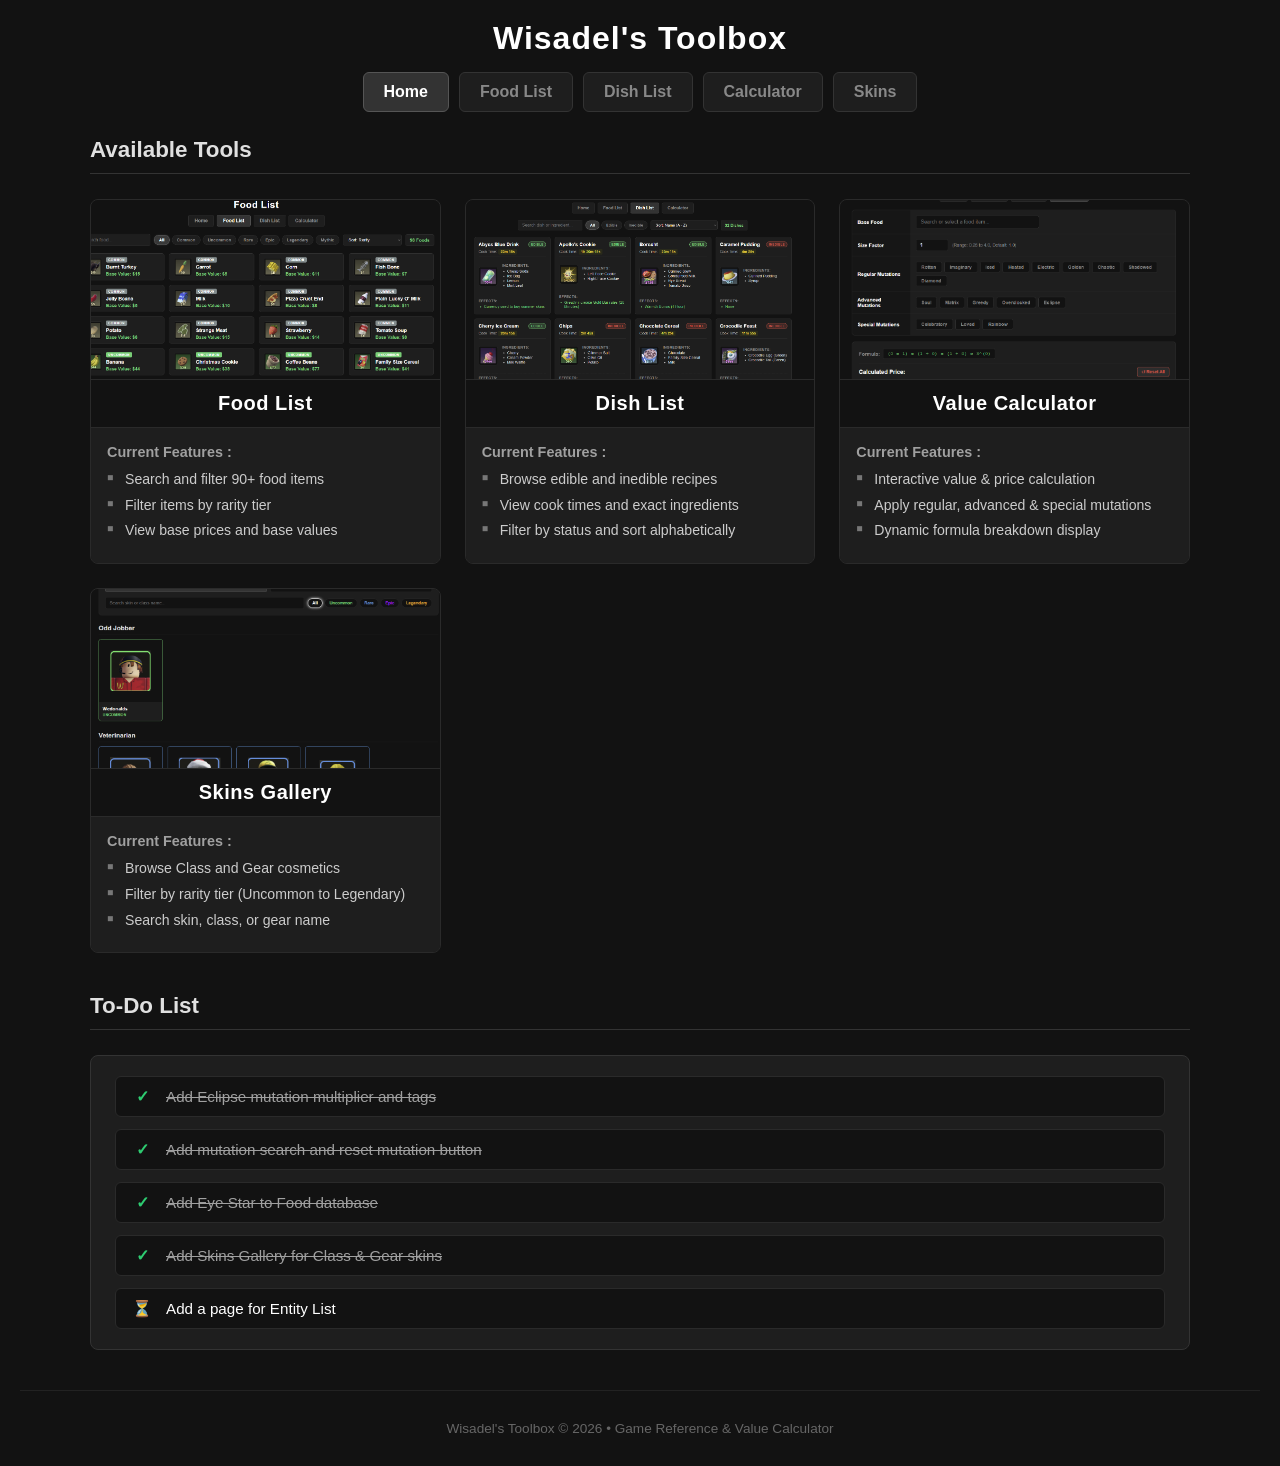
<file: index.html>
<!DOCTYPE html>
<html lang="en">
<head>
  <meta charset="UTF-8">
  <meta name="viewport" content="width=device-width, initial-scale=1.0">
  <title>Deadly Delivery Tools - Home</title>
  <link rel="icon" type="image/x-icon" href="./favicon.ico">
  <link rel="stylesheet" href="./css/home.css">
</head>
<body>

  <header>
    <h1>Wisadel's Toolbox</h1>
    <nav class="tab-nav">
      <a href="./" class="tab-btn active">Home</a>
      <a href="./foods/" class="tab-btn">Food List</a>
      <a href="./dishes/" class="tab-btn">Dish List</a>
      <a href="./calculator/" class="tab-btn">Calculator</a>
      <a href="./skins/" class="tab-btn">Skins</a>
    </nav>
  </header>

  <main class="home-container">
    <section class="section-title">
      <h2>Available Tools</h2>
    </section>

    <div class="tools-grid">

      <a href="./foods/" class="tool-card">
        <div class="card-media">
          <img src="./images/foods-preview.png" alt="Food List Preview" onerror="this.onerror=null; this.src='https://via.placeholder.com/600x300/1e1e1e/888888?text=Food+List+Preview';" />
        </div>
        <div class="card-header">
          <h3>Food List</h3>
        </div>
        <div class="card-body">
          <p class="features-label">Current Features :</p>
          <ul class="features-list">
            <li>Search and filter 90+ food items</li>
            <li>Filter items by rarity tier</li>
            <li>View base prices and base values</li>
          </ul>
        </div>
      </a>

      <a href="./dishes/" class="tool-card">
        <div class="card-media">
          <img src="./images/dishes-preview.png" alt="Dish List Preview" onerror="this.onerror=null; this.src='https://via.placeholder.com/600x300/1e1e1e/888888?text=Dish+List+Preview';" />
        </div>
        <div class="card-header">
          <h3>Dish List</h3>
        </div>
        <div class="card-body">
          <p class="features-label">Current Features :</p>
          <ul class="features-list">
            <li>Browse edible and inedible recipes</li>
            <li>View cook times and exact ingredients</li>
            <li>Filter by status and sort alphabetically</li>
          </ul>
        </div>
      </a>

      <a href="./calculator/" class="tool-card">
        <div class="card-media">
          <img src="./images/calculator-preview.png" alt="Calculator Preview" onerror="this.onerror=null; this.src='https://via.placeholder.com/600x300/1e1e1e/888888?text=Value+Calculator+Preview';" />
        </div>
        <div class="card-header">
          <h3>Value Calculator</h3>
        </div>
        <div class="card-body">
          <p class="features-label">Current Features :</p>
          <ul class="features-list">
            <li>Interactive value & price calculation</li>
            <li>Apply regular, advanced & special mutations</li>
            <li>Dynamic formula breakdown display</li>
          </ul>
        </div>
      </a>

      <!-- Skins Gallery Tool Card -->
      <a href="./skins/" class="tool-card">
        <div class="card-media">
          <img src="./images/skins-preview.png" alt="Skins Gallery Preview" onerror="this.onerror=null; this.src='https://via.placeholder.com/600x300/1e1e1e/888888?text=Skins+Gallery+Preview';" />
        </div>
        <div class="card-header">
          <h3>Skins Gallery</h3>
        </div>
        <div class="card-body">
          <p class="features-label">Current Features :</p>
          <ul class="features-list">
            <li>Browse Class and Gear cosmetics</li>
            <li>Filter by rarity tier (Uncommon to Legendary)</li>
            <li>Search skin, class, or gear name</li>
          </ul>
        </div>
      </a>

    </div>

    <section class="todo-section">
      <div class="section-title">
        <h2>To-Do List</h2>
      </div>

      <div class="todo-card">
        <ul class="todo-list">
          <li class="status-done">
            <span class="todo-icon">✓</span>
            <span class="todo-text">Add Eclipse mutation multiplier and tags</span>
          </li>
          <li class="status-done">
            <span class="todo-icon">✓</span>
            <span class="todo-text">Add mutation search and reset mutation button</span>
          </li>
          <li class="status-done">
            <span class="todo-icon">✓</span>
            <span class="todo-text">Add Eye Star to Food database</span>
          </li>
          <li class="status-done">
            <span class="todo-icon">✓</span>
            <span class="todo-text">Add Skins Gallery for Class & Gear skins</span>
          </li>
          <li class="status-pending">
            <span class="todo-icon">⏳</span>
            <span class="todo-text">Add a page for Entity List</span>
          </li>
        </ul>
      </div>
    </section>

  </main>

  <footer>
    <p>Wisadel's Toolbox &copy; 2026 • Game Reference & Value Calculator</p>
  </footer>

</body>
</html>
</file>
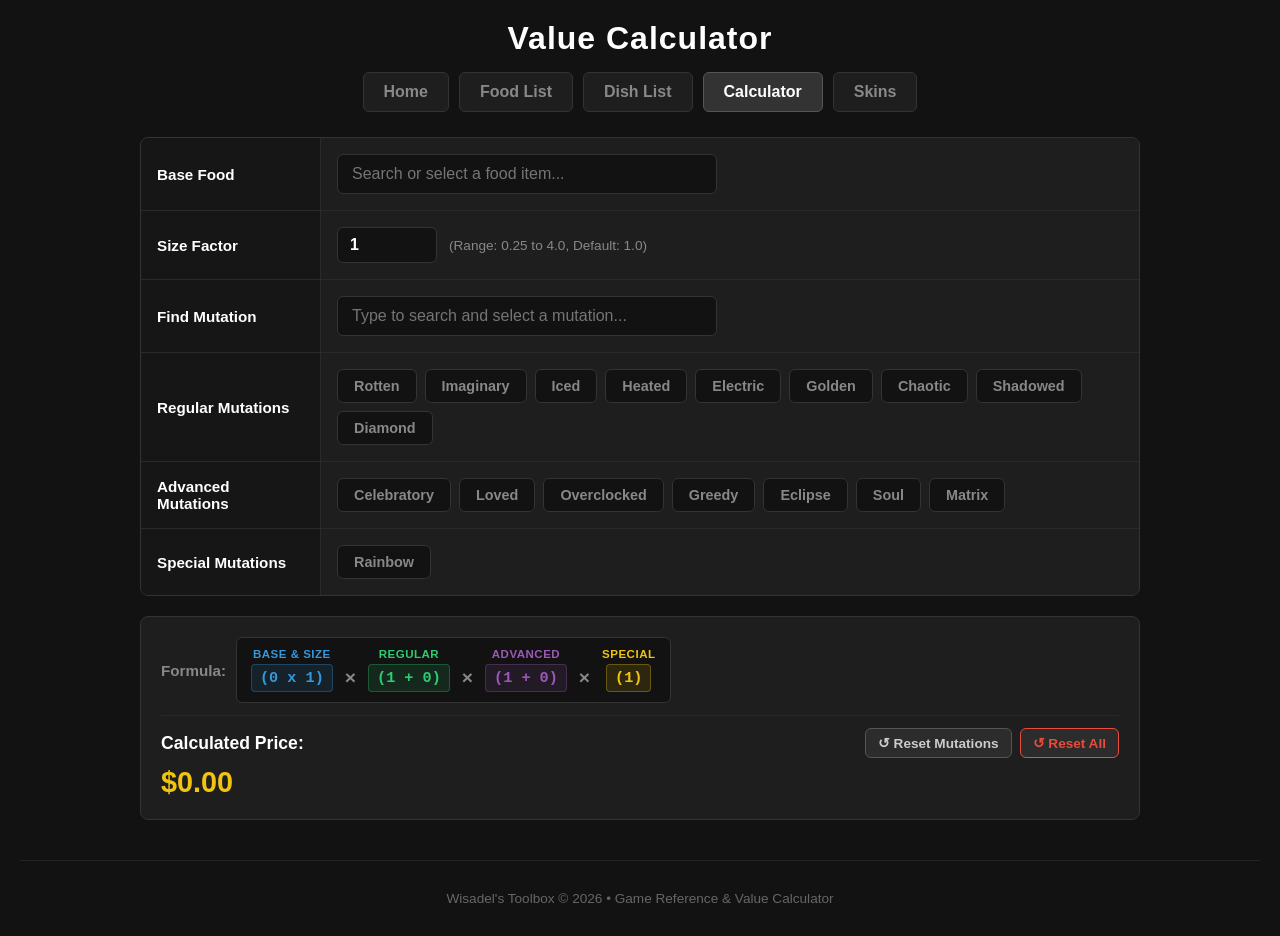
<file: calculator/index.html>
<!DOCTYPE html>
<html lang="en">
<head>
  <meta charset="UTF-8">
  <meta name="viewport" content="width=device-width, initial-scale=1.0">
  <title>Calculator</title>
  <link rel="icon" type="image/x-icon" href="../favicon.ico">
  <link rel="stylesheet" href="../css/calculator.css">
</head>
<body>

  <header>
    <h1>Value Calculator</h1>
    <nav class="tab-nav">
      <a href="../" class="tab-btn">Home</a>
      <a href="../foods/" class="tab-btn">Food List</a>
      <a href="../dishes/" class="tab-btn">Dish List</a>
      <a href="./" class="tab-btn active">Calculator</a>
      <a href="../skins/" class="tab-btn">Skins</a>
    </nav>
  </header>

  <main class="calculator-container">

    <div class="calc-table">

      <!-- Base Food Search -->
      <div class="calc-row">
        <div class="row-label">Base Food</div>
        <div class="row-content">
          <div class="search-select-wrapper">
            <input 
              type="text" 
              id="foodSearchInput" 
              placeholder="Search or select a food item..." 
              autocomplete="off" 
            />
            <button 
              type="button" 
              id="clearFoodSearchBtn" 
              class="clear-search-btn" 
              style="display: none;"
            >&times;</button>
            <div id="selectedFoodBadge" class="selected-badge hidden">
              <span id="selectedFoodName">None</span> 
              <span id="selectedFoodPrice" class="base-price-tag">($0)</span>
              <button id="clearFoodBtn" class="btn-clear-badge">&times;</button>
            </div>
            <div id="foodDropdown" class="dropdown-list hidden"></div>
          </div>
        </div>
      </div>

      <!-- Size Factor -->
      <div class="calc-row">
        <div class="row-label">Size Factor</div>
        <div class="row-content">
          <input 
            type="number" 
            id="sizeInput" 
            value="1" 
            min="0.25" 
            max="4" 
            step="0.01" 
            class="number-input"
          />
          <span class="field-hint">(Range: 0.25 to 4.0, Default: 1.0)</span>
        </div>
      </div>

      <!-- Mutation Search / Quick Select -->
      <div class="calc-row">
        <div class="row-label">Find Mutation</div>
        <div class="row-content">
          <div class="search-select-wrapper">
            <input 
              type="text" 
              id="mutationSearchInput" 
              placeholder="Type to search and select a mutation..." 
              autocomplete="off" 
            />
            <button 
              type="button" 
              id="clearMutationSearchBtn" 
              class="clear-search-btn" 
              style="display: none;"
            >&times;</button>
            <div id="mutationDropdown" class="dropdown-list hidden"></div>
          </div>
        </div>
      </div>

      <!-- Regular Mutations -->
      <div class="calc-row">
        <div class="row-label">Regular Mutations</div>
        <div class="row-content">
          <div id="regularMutationsContainer" class="tag-group"></div>
        </div>
      </div>

      <!-- Advanced Mutations -->
      <div class="calc-row">
        <div class="row-label">Advanced Mutations</div>
        <div class="row-content">
          <div id="advancedMutationsContainer" class="tag-group"></div>
        </div>
      </div>

      <!-- Special Mutations -->
      <div class="calc-row">
        <div class="row-label">Special Mutations</div>
        <div class="row-content">
          <div id="specialMutationsContainer" class="tag-group"></div>
        </div>
      </div>

    </div>

    <!-- Output & Results Section -->
    <div class="output-section">
      <div class="formula-display">
        <span class="formula-label">Formula:</span>
        <code id="formulaBreakdown">(Base x Size) x (1 + Reg) x (1 + Adv) x (Spec1 x Spec2 x ...)</code>
      </div>
      <div class="result-display">
        <div class="result-header">
          <span class="result-label">Calculated Price:</span>
          <div class="reset-actions">
            <button id="resetMutationsBtn" type="button" class="btn-reset">↺ Reset Mutations</button>
            <button id="resetAllBtn" type="button" class="btn-reset btn-reset-danger">↺ Reset All</button>
          </div>
        </div>
        <span id="finalPriceOutput" class="price-value">$0.00</span>
      </div>
    </div>

  </main>

  <footer>
    <p>Wisadel's Toolbox &copy; 2026 • Game Reference & Value Calculator</p>
  </footer>

  <script src="../js/calculator.js"></script>
</body>
</html>
</file>
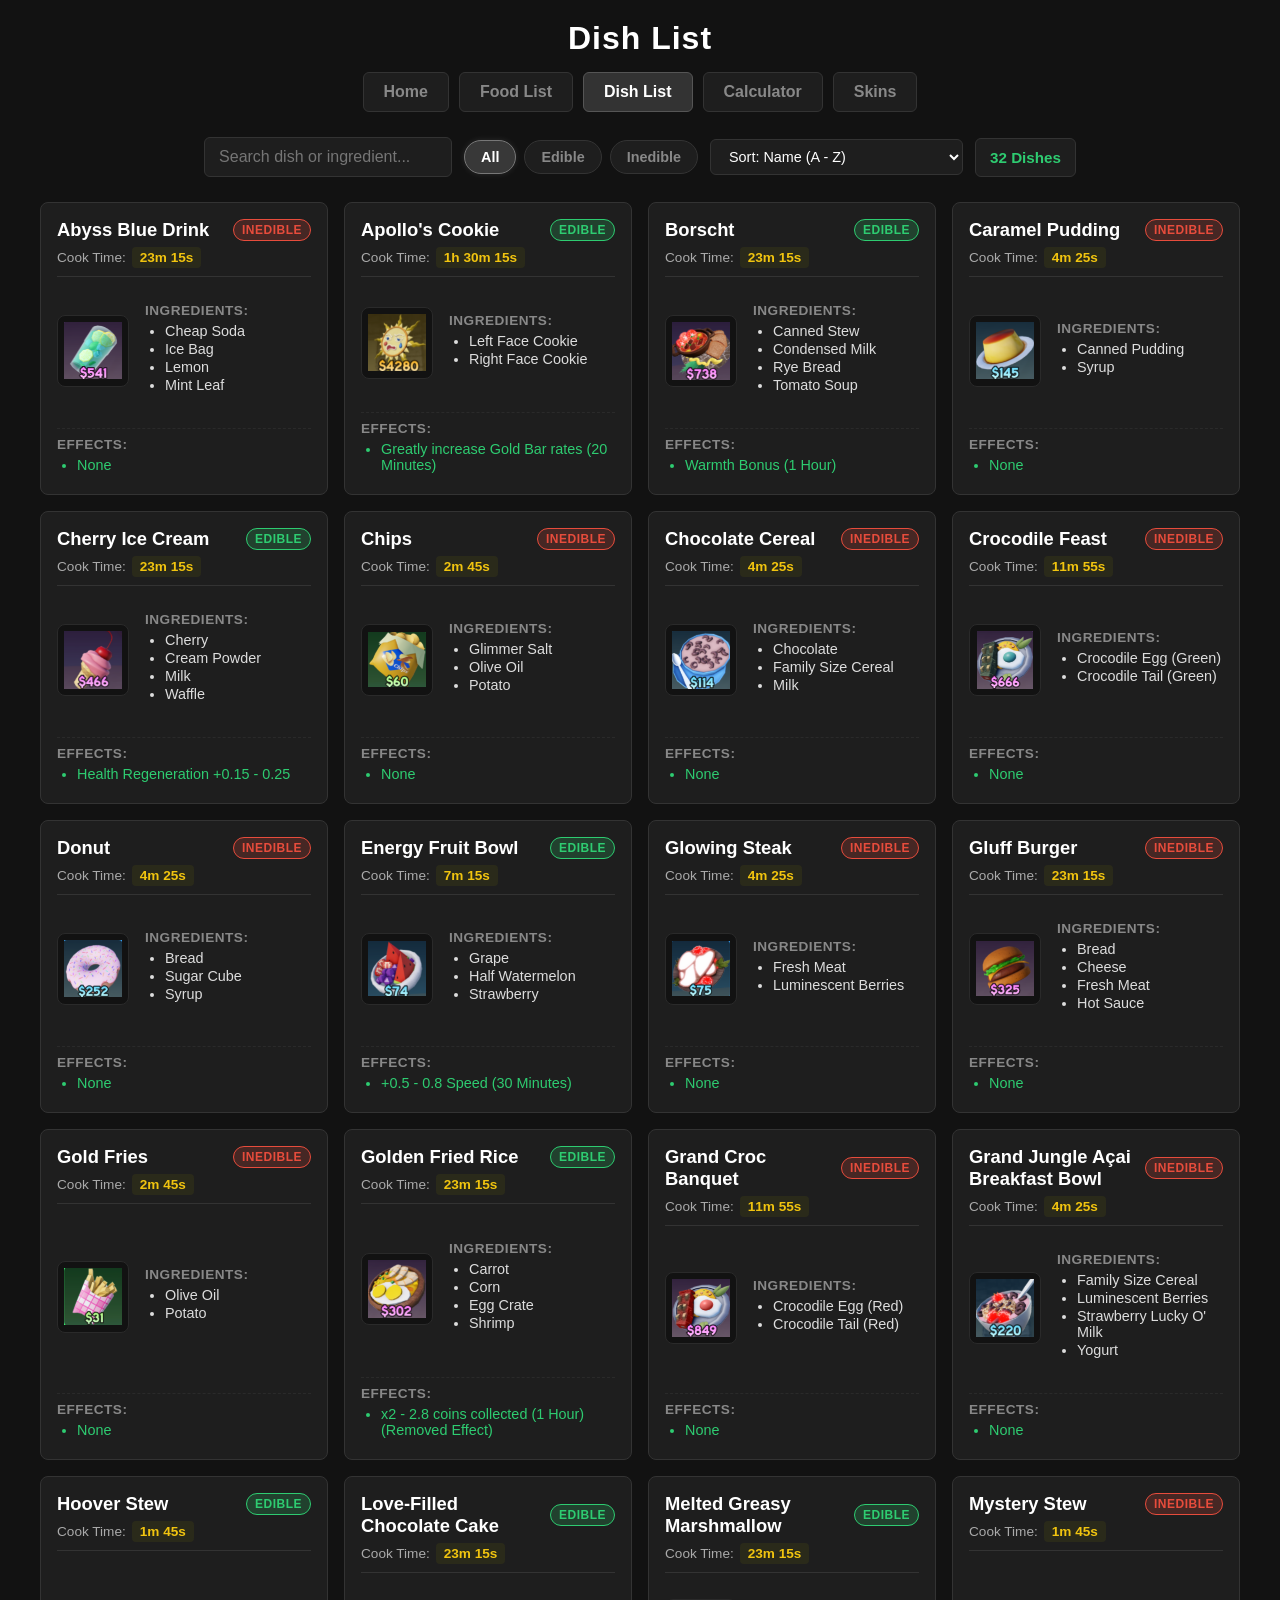
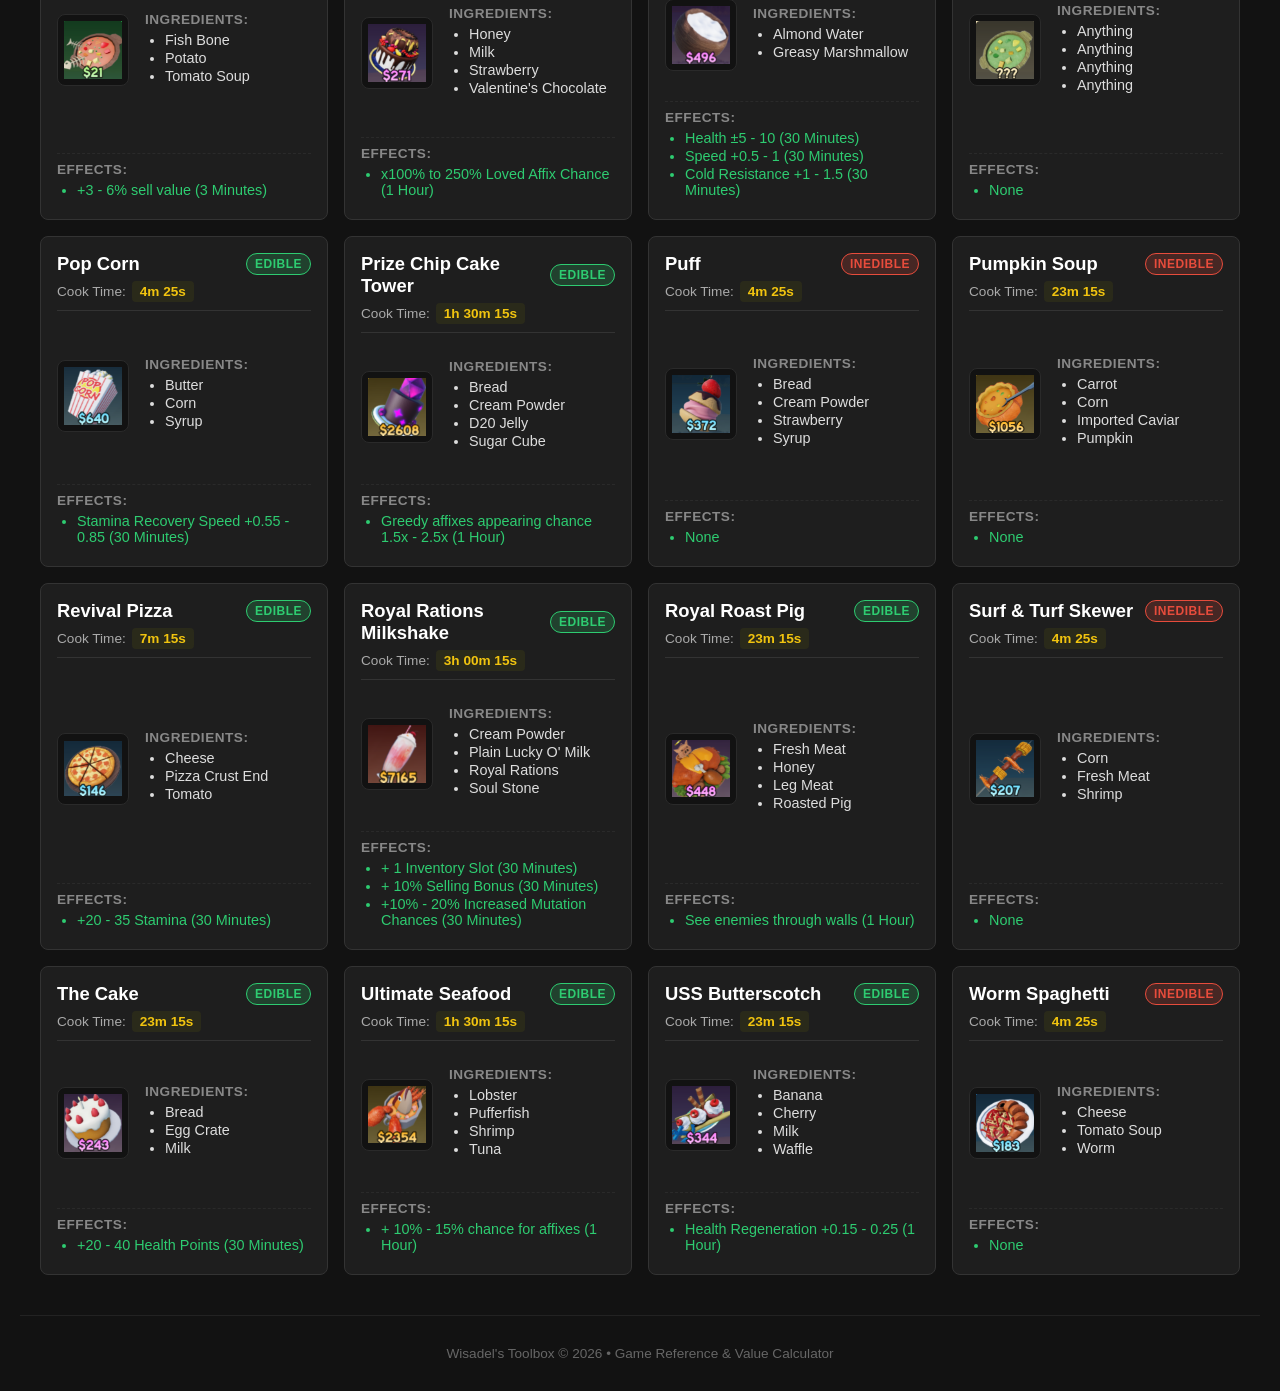
<file: dishes/index.html>
<!DOCTYPE html>
<html lang="en">
<head>
  <meta charset="UTF-8">
  <meta name="viewport" content="width=device-width, initial-scale=1.0">
  <title>Dish List</title>
  <link rel="icon" type="image/x-icon" href="../favicon.ico">
  <link rel="stylesheet" href="../css/foods.css" />
  <link rel="stylesheet" href="../css/dishes.css" />
</head>
<body>

  <header>
    <h1>Dish List</h1>
    <nav class="tab-nav">
      <a href="../" class="tab-btn">Home</a>
      <a href="../foods/" class="tab-btn">Food List</a>
      <a href="./" class="tab-btn active">Dish List</a>
      <a href="../calculator/" class="tab-btn">Calculator</a>
      <a href="../skins/" class="tab-btn">Skins</a>
    </nav>
  </header>

  <main>
    <div class="controls">
    <div class="search-wrapper">
        <input type="text" id="searchInput" placeholder="Search dish or ingredient..." />
        <button id="clearSearchBtn" class="clear-btn" title="Clear Search">✕</button>
    </div>

    <div id="edibleFilterContainer" class="filter-buttons">
        <button class="filter-btn active" data-edible="All">All</button>
        <button class="filter-btn" data-edible="Edible">Edible</button>
        <button class="filter-btn" data-edible="Inedible">Inedible</button>
    </div>

    <select id="sortOption">
      <option value="nameAsc">Sort: Name (A - Z)</option>
      <option value="nameDesc">Sort: Name (Z - A)</option>
      <option value="timeAsc">Sort: Cook Time (Shortest First)</option>
      <option value="timeDesc">Sort: Cook Time (Longest First)</option>
    </select>

    <span id="itemCount" class="item-count">0 Dishes</span>
    </div>

    <div id="dishGrid" class="grid"></div>
  </main>

  <footer>
    <p>Wisadel's Toolbox &copy; 2026 • Game Reference & Value Calculator</p>
  </footer>
  
  <script src="../js/dishes.js"></script>
</body>
</html>
</file>
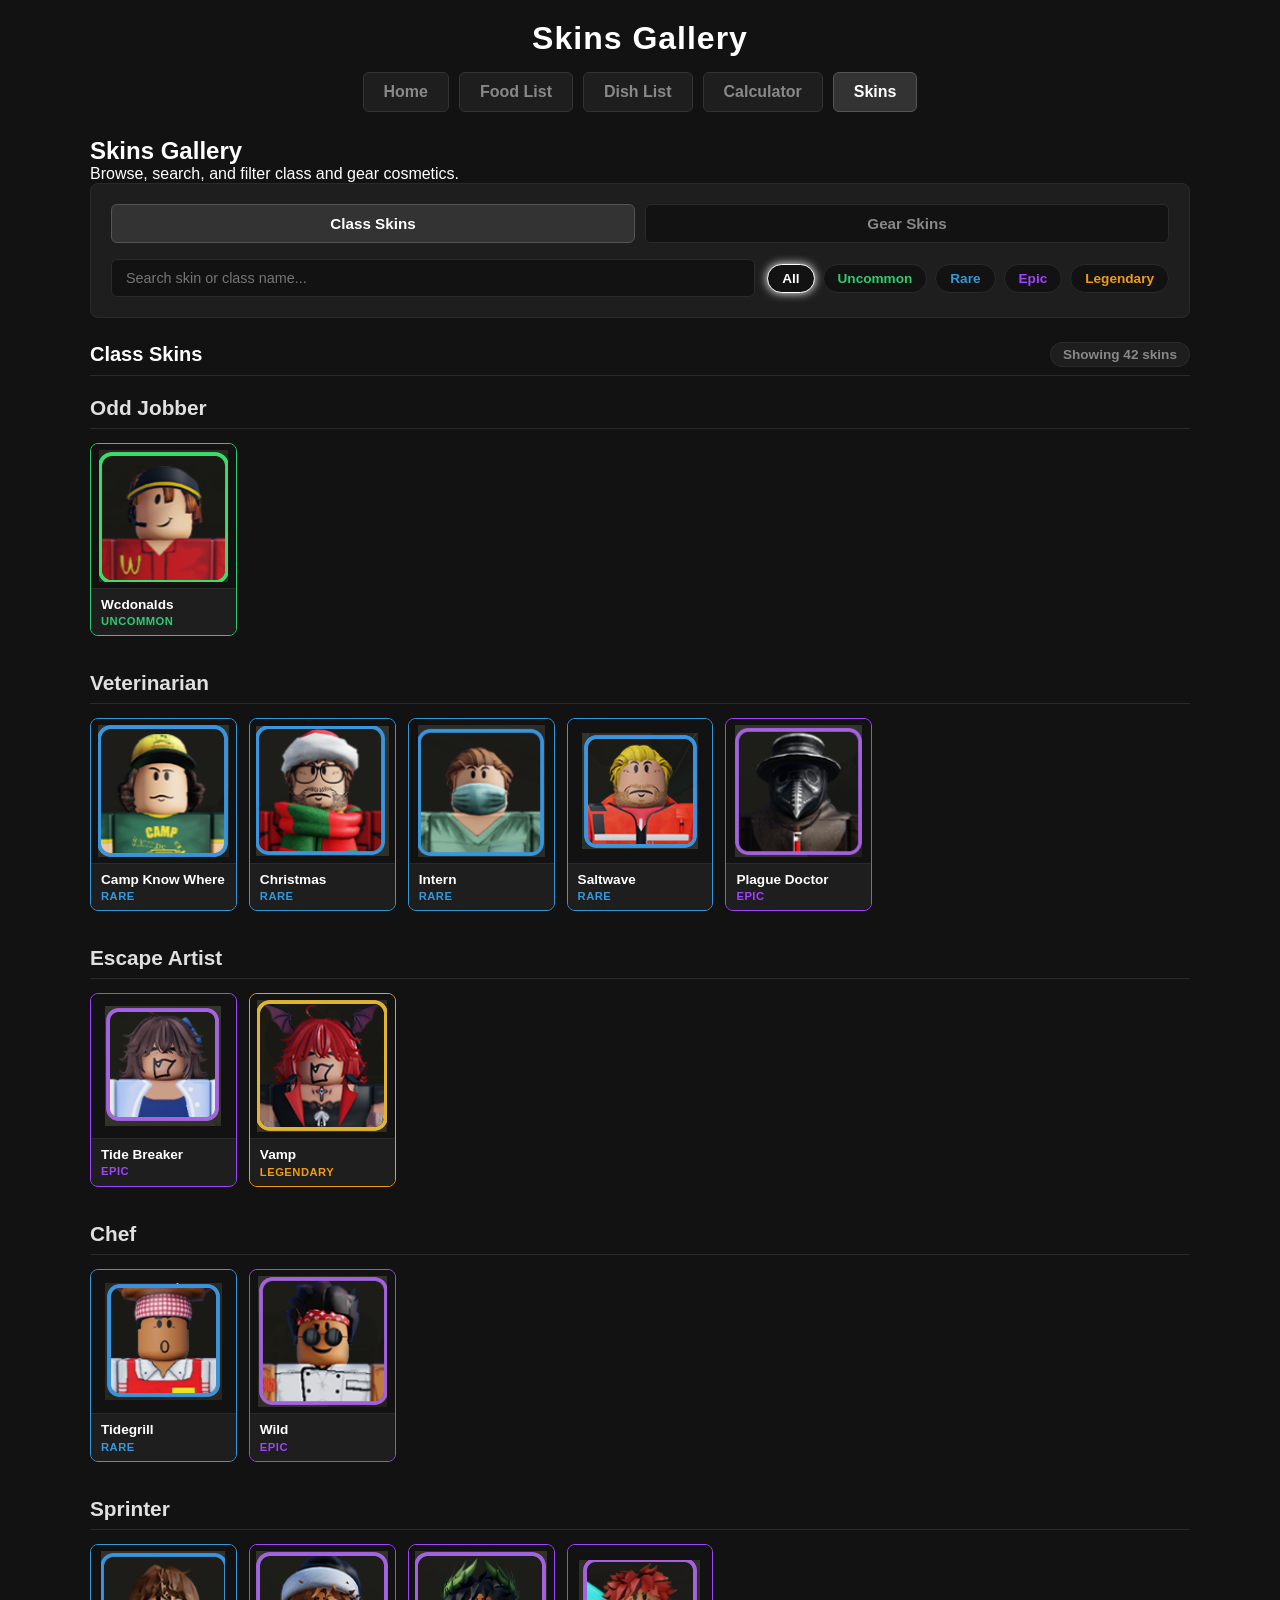
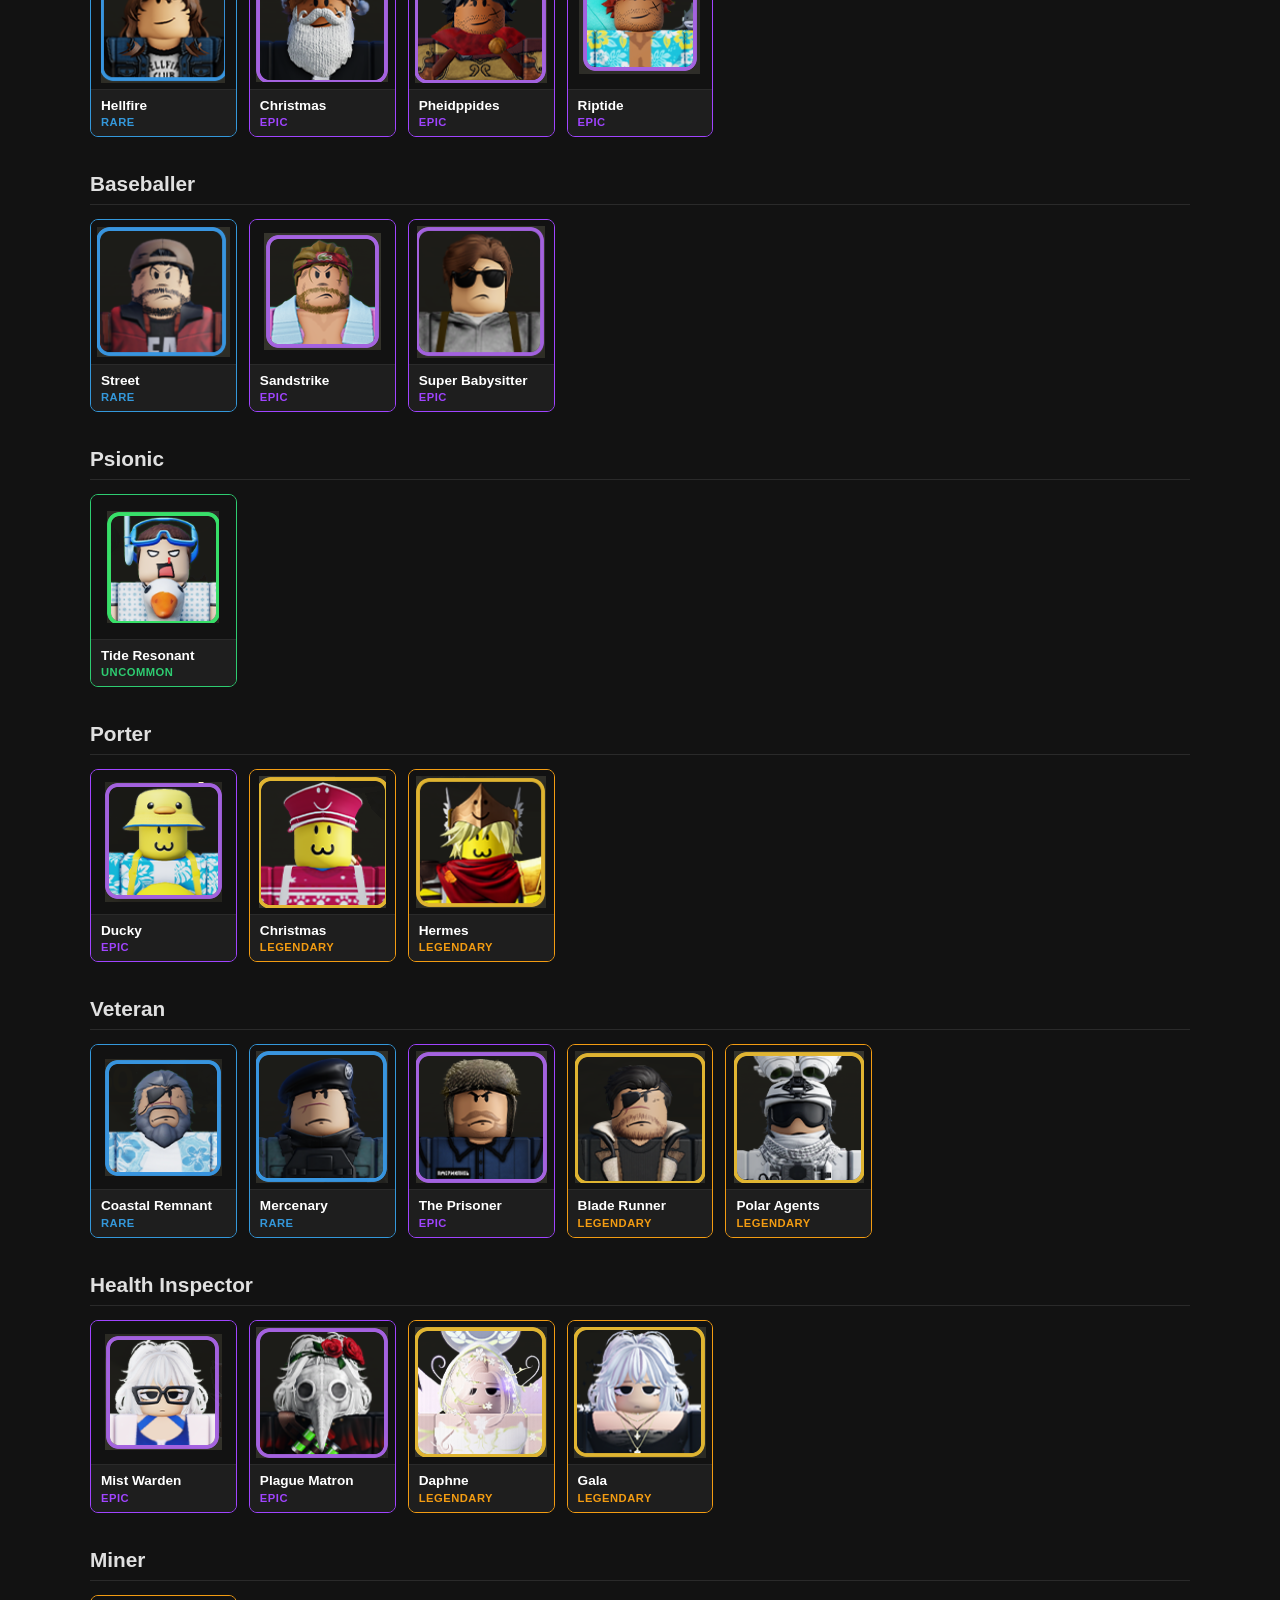
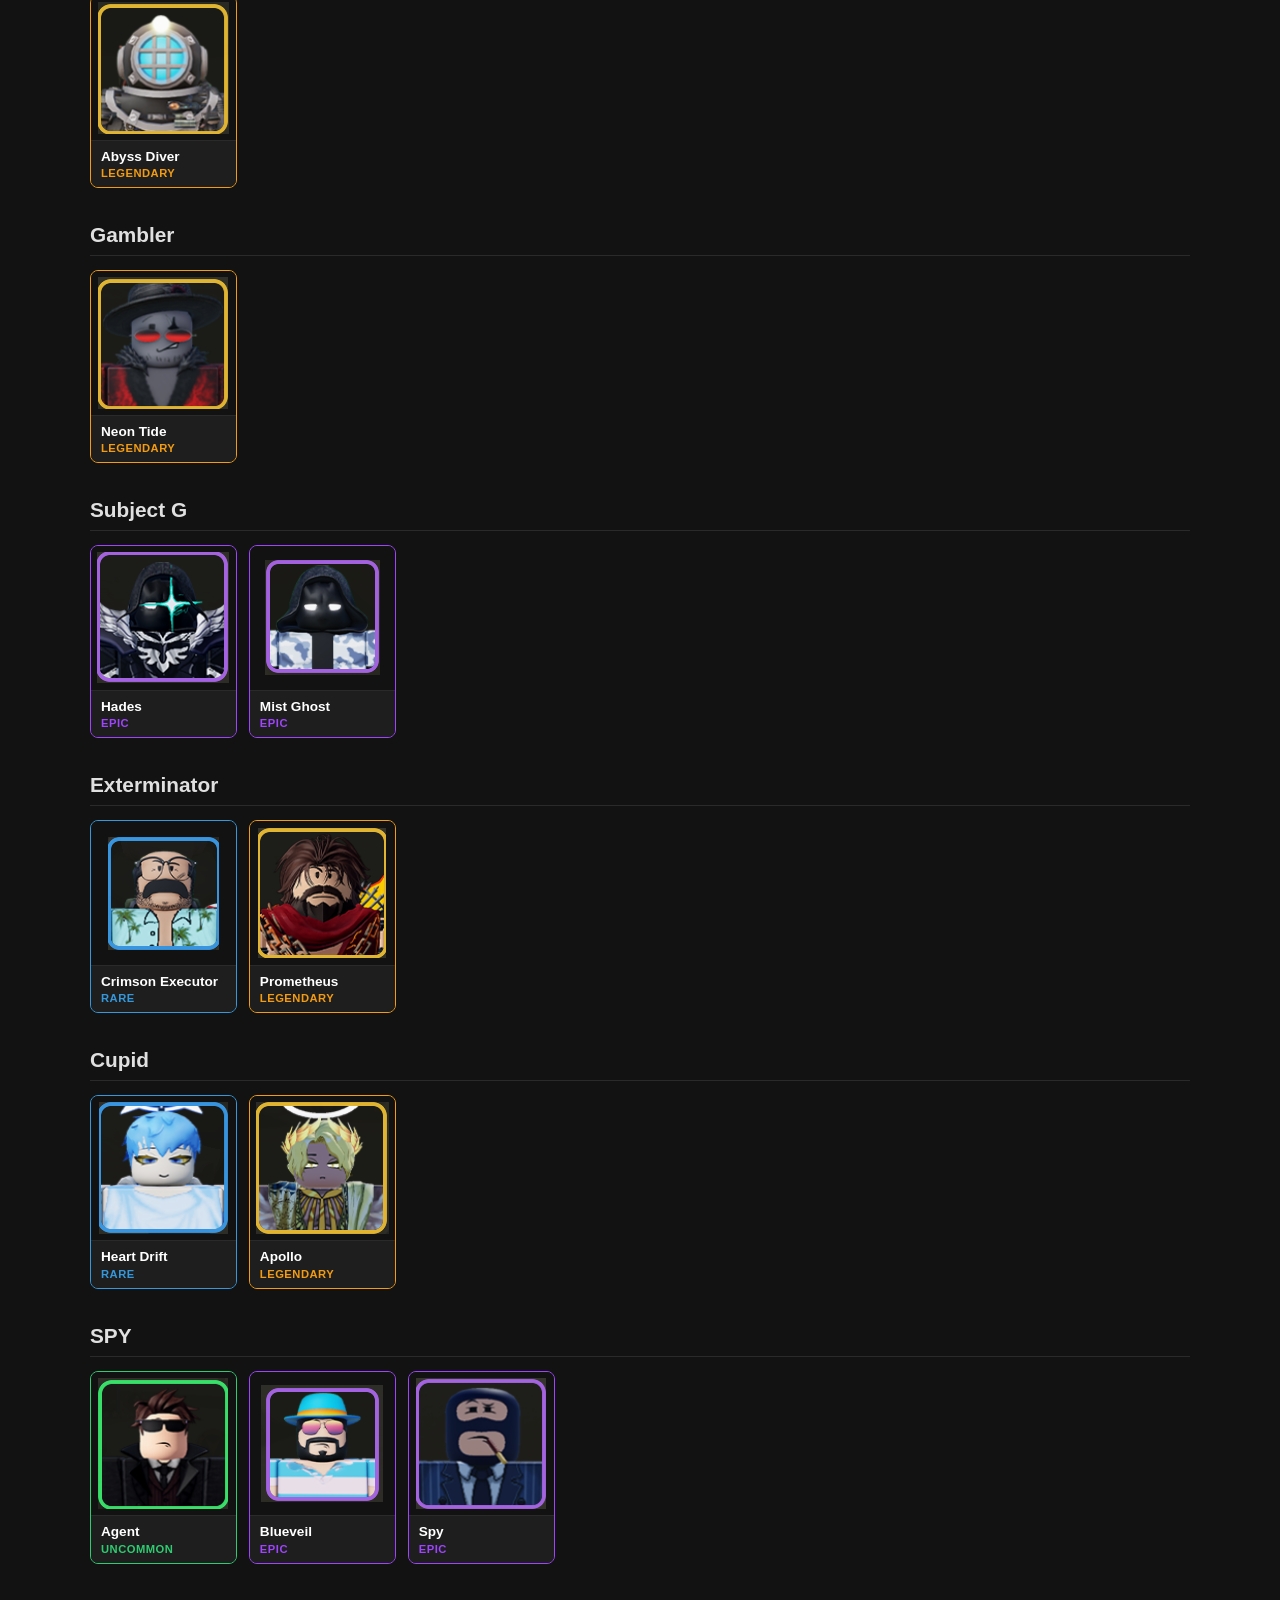
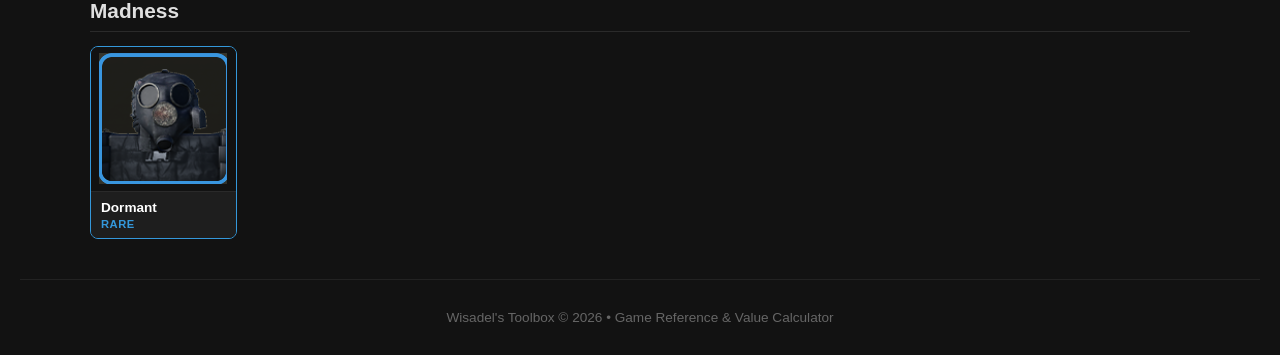
<file: skins/index.html>
<!DOCTYPE html>
<html lang="en">
<head>
  <meta charset="UTF-8">
  <meta name="viewport" content="width=device-width, initial-scale=1.0">
  <title>Skins</title>
  <link rel="icon" type="image/x-icon" href="../favicon.ico">
  <link rel="stylesheet" href="../css/home.css">
  <link rel="stylesheet" href="../css/skins.css">
</head>
<body>

  <!-- Navigation / Header aligned with main site -->
  <header class="main-header">
    <div class="header-content">
      <h1 class="logo">Skins Gallery</h1>
      <nav class="tab-nav">
        <a href="../" class="tab-btn">Home</a>
        <a href="../foods/" class="tab-btn">Food List</a>
        <a href="../dishes/" class="tab-btn">Dish List</a>
        <a href="../calculator/" class="tab-btn">Calculator</a>
        <a href="./" class="tab-btn active">Skins</a>
      </nav>
    </div>
  </header>

  <!-- Main Container -->
  <main class="home-container">
    
    <div class="page-title-section">
      <h2>Skins Gallery</h2>
      <p class="subtitle">Browse, search, and filter class and gear cosmetics.</p>
    </div>

    <!-- Controls Bar: Category Toggle, Search, and Rarity Filters -->
    <section class="controls-section">
      
      <!-- Category Switcher -->
      <div class="category-toggle">
        <button class="toggle-btn active" data-category="classes">Class Skins</button>
        <button class="toggle-btn" data-category="gear">Gear Skins</button>
      </div>

      <!-- Search Input & Rarity Filter Row -->
      <div class="filter-bar">
        <div class="search-wrapper">
          <input 
            type="text" 
            id="skin-search" 
            placeholder="Search skin or class name..." 
            autocomplete="off"
          >
        </div>

        <div class="rarity-filters">
          <button class="filter-chip active" data-rarity="all">All</button>
          <button class="filter-chip uncommon" data-rarity="Uncommon">Uncommon</button>
          <button class="filter-chip rare" data-rarity="Rare">Rare</button>
          <button class="filter-chip epic" data-rarity="Epic">Epic</button>
          <button class="filter-chip legendary" data-rarity="Legendary">Legendary</button>
        </div>
      </div>

    </section>

    <!-- Gallery Header with Counter Badge -->
    <div class="gallery-header">
      <h3 class="gallery-title" id="gallery-title">Class Skins</h3>
      <span class="skins-count-badge" id="skins-count">Showing 0 skins</span>
    </div>

    <!-- Skins Display Container -->
    <section id="skins-grid-container">
      <!-- Dynamic content rendered by skins.js -->
    </section>

  </main>

  <footer>
    <p>Wisadel's Toolbox &copy; 2026 • Game Reference & Value Calculator</p>
  </footer>

  <script src="../js/skins.js"></script>
</body>
</html>
</file>
<file: css/home.css>
/* ==========================================================================
   Global Reset & Base Theme
   ========================================================================== */
* {
  box-sizing: border-box;
  margin: 0;
  padding: 0;
  font-family: Arial, sans-serif;
}

body {
  background-color: #121212;
  color: #ffffff;
  padding: 20px;
}

header {
  text-align: center;
  margin-bottom: 25px;
}

h1 {
  margin-bottom: 15px;
  font-size: 2rem;
  letter-spacing: 1px;
}

/* ==========================================================================
   Navigation Tabs
   ========================================================================== */
.tab-nav {
  display: flex;
  justify-content: center;
  gap: 10px;
  margin-bottom: 25px;
}

.tab-btn {
  padding: 10px 20px;
  background-color: #1e1e1e;
  color: #888;
  border: 1px solid #333;
  border-radius: 6px;
  font-size: 1rem;
  font-weight: bold;
  cursor: pointer;
  text-decoration: none;
  display: inline-block;
  transition: all 0.2s ease;
}

.tab-btn.active, 
.tab-btn:hover {
  background-color: #333;
  color: #fff;
  border-color: #555;
}

/* ==========================================================================
   Home Container & Section Header
   ========================================================================== */
.home-container {
  max-width: 1100px;
  margin: 0 auto;
}

.section-title {
  border-bottom: 1px solid #333;
  padding-bottom: 10px;
  margin-bottom: 25px;
}

.section-title h2 {
  font-size: 1.4rem;
  font-weight: 600;
  color: #e0e0e0;
}

/* ==========================================================================
   Tools Grid Layout
   ========================================================================== */
.tools-grid {
  display: grid;
  grid-template-columns: repeat(auto-fill, minmax(320px, 1fr));
  gap: 24px;
}

/* Tool Card Wrapper */
.tool-card {
  background-color: #1a1a1a;
  border: 1px solid #2a2a2a;
  border-radius: 8px;
  overflow: hidden;
  text-decoration: none;
  color: inherit;
  display: flex;
  flex-direction: column;
  transition: transform 0.2s ease, border-color 0.2s ease, box-shadow 0.2s ease;
}

.tool-card:hover {
  transform: translateY(-4px);
  border-color: #4a5568;
  box-shadow: 0 8px 20px rgba(0, 0, 0, 0.6);
}

/* Card Image Banner */
.card-media {
  width: 100%;
  height: 180px;
  background-color: #121212;
  overflow: hidden;
  border-bottom: 1px solid #2a2a2a;
}

.card-media img {
  width: 100%;
  height: 100%;
  object-fit: cover;
  transition: transform 0.3s ease;
}

.tool-card:hover .card-media img {
  transform: scale(1.03);
}

/* Banner Title Strip */
.card-header {
  background-color: #121212;
  padding: 12px 16px;
  text-align: center;
  border-bottom: 1px solid #2a2a2a;
}

.card-header h3 {
  font-size: 1.25rem;
  font-weight: 700;
  color: #ffffff;
  letter-spacing: 0.5px;
}

/* Card Features Body */
.card-body {
  padding: 16px;
  flex: 1;
  background-color: #1e1e1e;
}

.features-label {
  font-size: 0.9rem;
  font-weight: bold;
  color: #a0a0a0;
  margin-bottom: 10px;
}

.features-list {
  list-style-type: none;
  padding-left: 0;
}

.features-list li {
  position: relative;
  padding-left: 18px;
  font-size: 0.88rem;
  color: #cccccc;
  margin-bottom: 6px;
  line-height: 1.4;
}

.features-list li::before {
  content: "■";
  position: absolute;
  left: 0;
  top: 1px;
  font-size: 0.65rem;
  color: #777;
}

/* ==========================================================================
   To-Do List / Roadmap Section
   ========================================================================== */
.todo-section {
  margin-top: 40px;
  margin-bottom: 20px;
}

.todo-card {
  background-color: #1e1e1e;
  border: 1px solid #333;
  border-radius: 8px;
  padding: 20px 24px;
}

.todo-list {
  list-style: none;
  display: flex;
  flex-direction: column;
  gap: 12px;
}

.todo-list li {
  display: flex;
  align-items: center;
  gap: 12px;
  font-size: 0.95rem;
  padding: 10px 14px;
  background-color: #121212;
  border-radius: 6px;
  border: 1px solid #2a2a2a;
}

.todo-icon {
  font-size: 1rem;
  font-weight: bold;
  min-width: 24px;
  text-align: center;
}

.status-done {
  color: #a0a0a0;
}

.status-done .todo-icon {
  color: #2ecc71;
}

.status-done .todo-text {
  text-decoration: line-through;
}

.status-pending .todo-icon {
  color: #f1c40f;
}

.status-pending .todo-text {
  color: #ffffff;
}

.status-planned .todo-icon {
  color: #3498db;
}

.status-planned .todo-text {
  color: #888888;
}

/* ==========================================================================
   Footer Styling
   ========================================================================== */
footer {
  text-align: center;
  padding: 30px 0 10px 0;
  margin-top: 40px;
  border-top: 1px solid #222;
  color: #666;
  font-size: 0.85rem;
}

/* Output Formula & Result Bar */
.price-value {
  font-size: 1.8rem;
  font-weight: 800;
  color: #f1c40f;
}

/* ==========================================================================
   Responsive & Mobile Navigation Fix
   ========================================================================== */
@media (max-width: 768px) {
  .tools-grid {
    grid-template-columns: 1fr;
  }
}

@media (max-width: 600px) {
  .tab-nav {
    display: flex;
    overflow-x: auto;            /* Enables horizontal scrolling */
    white-space: nowrap;         /* Keeps buttons on one line */
    justify-content: flex-start; /* Aligns buttons to the left */
    padding-bottom: 8px;         /* Prevents scrollbar overlap */
    -webkit-overflow-scrolling: touch; /* Smooth scroll on iOS */
  }

  .tab-btn {
    flex-shrink: 0;             /* Stops buttons from getting squeezed */
    padding: 8px 14px;
    font-size: 0.9rem;
  }
}
</file>
<file: css/calculator.css>
/* ==========================================================================
   Global Reset & Base Theme (Matched with foods.css)
   ========================================================================== */
* {
  box-sizing: border-box;
  margin: 0;
  padding: 0;
  font-family: Arial, sans-serif;
}

body {
  background-color: #121212;
  color: #ffffff;
  padding: 20px;
}

header {
  text-align: center;
  margin-bottom: 25px;
}

h1 {
  margin-bottom: 15px;
  font-size: 2rem;
  letter-spacing: 1px;
}

/* ==========================================================================
   Navigation Tabs
   ========================================================================== */
.tab-nav {
  display: flex;
  justify-content: center;
  gap: 10px;
  margin-bottom: 20px;
}

.tab-btn {
  padding: 10px 20px;
  background-color: #1e1e1e;
  color: #888;
  border: 1px solid #333;
  border-radius: 6px;
  font-size: 1rem;
  font-weight: bold;
  cursor: pointer;
  text-decoration: none;
  display: inline-block;
  transition: all 0.2s ease;
}

.tab-btn.active, 
.tab-btn:hover {
  background-color: #333;
  color: #fff;
  border-color: #555;
}

/* ==========================================================================
   Calculator Grid Container
   ========================================================================== */
.calculator-container {
  max-width: 1000px;
  margin: 0 auto;
}

.calc-table {
  background-color: #1e1e1e;
  border: 1px solid #333;
  border-radius: 8px;
  overflow: hidden;
  margin-bottom: 20px;
}

.calc-row {
  display: flex;
  border-bottom: 1px solid #2a2a2a;
}

.calc-row:last-child {
  border-bottom: none;
}

/* Row Labels (Left Column) */
.row-label {
  width: 180px;
  min-width: 180px;
  background-color: #161616;
  color: #ffffff;
  font-weight: bold;
  padding: 16px;
  display: flex;
  align-items: center;
  border-right: 1px solid #2a2a2a;
  font-size: 0.95rem;
}

/* Row Content (Right Column) */
.row-content {
  flex: 1;
  padding: 16px;
  display: flex;
  align-items: center;
  gap: 12px;
  flex-wrap: wrap;
  background-color: #1e1e1e;
}

/* Search Input & Dropdown Wrapper */
.search-select-wrapper {
  position: relative;
  width: 100%;
  max-width: 380px;
  display: flex;
  align-items: center;
}

#foodSearchInput,
#mutationSearchInput {
  width: 100%;
  padding: 10px 32px 10px 14px; /* Right padding ensures text doesn't slide under clear button */
  background-color: #121212;
  border: 1px solid #333;
  border-radius: 6px;
  color: #fff;
  font-size: 1rem;
  outline: none;
  transition: border-color 0.2s;
}

#foodSearchInput:focus,
#mutationSearchInput:focus {
  border-color: #555;
}

/* Clear Search Button Inside Input */
.clear-search-btn {
  position: absolute;
  right: 10px;
  background: none;
  border: none;
  color: #888;
  font-size: 1.2rem;
  cursor: pointer;
  padding: 0 4px;
  line-height: 1;
  z-index: 5;
  transition: color 0.15s ease;
}

.clear-search-btn:hover {
  color: #ffffff;
}

.dropdown-list {
  position: absolute;
  top: 100%;
  left: 0;
  right: 0;
  max-height: 220px;
  overflow-y: auto;
  background-color: #1e1e1e;
  border: 1px solid #333;
  border-top: none;
  border-radius: 0 0 6px 6px;
  z-index: 10;
  box-shadow: 0 4px 12px rgba(0, 0, 0, 0.5);
}

.dropdown-item {
  padding: 10px 14px;
  color: #e0e0e0;
  cursor: pointer;
  display: flex;
  justify-content: space-between;
  align-items: center;
  transition: background-color 0.15s;
}

.dropdown-item:hover,
.dropdown-item.highlighted {
  background-color: #2c2c2c;
  color: #fff;
}

/* Keyboard Arrow Highlight */
.dropdown-item.highlighted {
  outline: 1px solid #555;
  background-color: #333;
}

/* Non-interactive Empty Result Item */
.dropdown-item.no-results {
  cursor: default;
  color: #888;
  font-style: italic;
}

.dropdown-item.no-results:hover {
  background-color: transparent;
  color: #888;
}

.active-badge {
  background-color: #2ecc71;
  color: #121212;
  font-size: 0.75rem;
  font-weight: bold;
  padding: 2px 6px;
  border-radius: 4px;
  text-transform: uppercase;
}

.hidden {
  display: none !important;
}

/* Selected Food Badge */
.selected-badge {
  display: inline-flex;
  align-items: center;
  gap: 8px;
  background-color: #333;
  border: 1px solid #555;
  color: #fff;
  padding: 8px 16px;
  border-radius: 6px;
  font-size: 1rem;
  font-weight: bold;
  margin: 0;
}

.base-price-tag {
  color: #2ecc71;
}

.btn-clear-badge {
  background: none;
  border: none;
  color: #888;
  font-size: 1.1rem;
  cursor: pointer;
  line-height: 1;
  padding: 0 2px;
  margin-left: 4px;
  transition: color 0.15s;
}

.btn-clear-badge:hover {
  color: #ffffff;
}

/* ==========================================================================
   Rarity Colors for Selected Food Badge
   ========================================================================== */
.selected-badge.rarity-common { background-color: #7f8c8d; border-color: #95a5a6; }
.selected-badge.rarity-uncommon { background-color: #27ae60; border-color: #2ecc71; }
.selected-badge.rarity-rare { background-color: #2980b9; border-color: #3498db; }
.selected-badge.rarity-epic { background-color: #8e44ad; border-color: #9b59b6; }
.selected-badge.rarity-legendary { background-color: #d35400; border-color: #f1c40f; color: #fff; }
.selected-badge.rarity-mythic { background-color: #c0392b; border-color: #e74c3c; }

/* Number Input */
.number-input {
  width: 100px;
  padding: 8px 12px;
  background-color: #121212;
  border: 1px solid #333;
  border-radius: 6px;
  color: #fff;
  font-size: 1rem;
  font-weight: bold;
  outline: none;
}

.number-input:focus {
  border-color: #555;
}

.field-hint {
  font-size: 0.85rem;
  color: #888;
}

/* Tag Groups & Buttons */
.tag-group {
  display: flex;
  flex-wrap: wrap;
  gap: 8px;
}

.tag-btn {
  position: relative;
  padding: 8px 16px;
  background-color: #121212;
  color: #888;
  border: 1px solid #333;
  border-radius: 6px;
  font-size: 0.9rem;
  font-weight: bold;
  cursor: pointer;
  transition: all 0.2s ease;
  user-select: none;
}

.tag-btn:hover {
  background-color: #2c2c2c;
  color: #fff;
  border-color: #555;
}

.tag-btn.active {
  background-color: #383838;
  color: #ffffff;
  border-color: #777;
  box-shadow: 0 0 6px rgba(255, 255, 255, 0.15);
}

/* Tag Hover Tooltip (Multiplier Display) */
.tag-btn::after {
  content: attr(data-tooltip);
  position: absolute;
  bottom: 125%;
  left: 50%;
  transform: translateX(-50%);
  background-color: #111;
  color: #2ecc71;
  padding: 4px 8px;
  border-radius: 4px;
  font-size: 0.75rem;
  border: 1px solid #444;
  white-space: nowrap;
  opacity: 0;
  visibility: hidden;
  pointer-events: none;
  transition: opacity 0.15s ease, visibility 0.15s ease;
  z-index: 20;
}

.tag-btn:hover::after {
  opacity: 1;
  visibility: visible;
}

/* ==========================================================================
   Output Formula & Result Bar
   ========================================================================== */
.output-section {
  background-color: #1e1e1e;
  border: 1px solid #333;
  border-radius: 8px;
  padding: 20px;
  display: flex;
  flex-direction: column;
  gap: 12px;
}

.formula-display {
  display: flex;
  align-items: center;
  gap: 10px;
  flex-wrap: wrap;
}

.formula-label {
  font-weight: bold;
  color: #888;
  font-size: 0.95rem;
}

#formulaBreakdown {
  background-color: #121212;
  padding: 10px 14px;
  border-radius: 6px;
  border: 1px solid #333;
  word-break: break-all;
}

/* Formula Container & Column Stack */
.formula-container {
  display: flex;
  align-items: center;
  gap: 12px;
  flex-wrap: wrap;
}

.formula-block {
  display: flex;
  flex-direction: column;
  align-items: center;
  gap: 4px;
}

/* Category Text Labels Above Formula Terms */
.formula-label-text {
  font-size: 0.72rem;
  font-weight: bold;
  text-transform: uppercase;
  letter-spacing: 0.5px;
}

.label-base { color: #3498db; }
.label-regular { color: #2ecc71; }
.label-advanced { color: #9b59b6; }
.label-special { color: #f1c40f; }

/* Multiplication Operators */
.formula-operator {
  color: #888;
  font-size: 1.2rem;
  font-weight: bold;
  margin-top: 16px; /* Aligns visually with the terms */
}

/* Term Badges */
.formula-term {
  padding: 4px 8px;
  border-radius: 4px;
  font-weight: bold;
  font-family: 'Courier New', Courier, monospace;
  font-size: 0.95rem;
}

.term-base {
  color: #3498db;
  background-color: rgba(52, 152, 219, 0.12);
  border: 1px solid rgba(52, 152, 219, 0.3);
}

.term-regular {
  color: #2ecc71;
  background-color: rgba(46, 204, 113, 0.12);
  border: 1px solid rgba(46, 204, 113, 0.3);
}

.term-advanced {
  color: #9b59b6;
  background-color: rgba(155, 89, 182, 0.12);
  border: 1px solid rgba(155, 89, 182, 0.3);
}

.term-special {
  color: #f1c40f;
  background-color: rgba(241, 196, 15, 0.12);
  border: 1px solid rgba(241, 196, 15, 0.3);
}

.result-display {
  display: flex;
  flex-direction: column;
  gap: 8px;
  border-top: 1px solid #2a2a2a;
  padding-top: 12px;
}

.result-header {
  display: flex;
  align-items: center;
  justify-content: space-between;
  width: 100%;
  flex-wrap: wrap;
  gap: 10px;
}

.result-label {
  font-size: 1.1rem;
  font-weight: bold;
  color: #fff;
}

/* Reset Action Buttons Group */
.reset-actions {
  display: flex;
  align-items: center;
  gap: 8px;
  flex-wrap: wrap;
}

.btn-reset {
  background-color: #2c2c2c;
  color: #ccc;
  border: 1px solid #555;
  padding: 6px 12px;
  border-radius: 6px;
  font-size: 0.85rem;
  font-weight: bold;
  cursor: pointer;
  transition: all 0.2s ease;
}

.btn-reset:hover {
  background-color: #444;
  color: #ffffff;
  border-color: #777;
}

.btn-reset-danger {
  color: #e74c3c;
  border-color: #e74c3c;
}

.btn-reset-danger:hover {
  background-color: #e74c3c;
  color: #ffffff;
}

.price-value {
  font-size: 1.8rem;
  font-weight: 800;
  color: #f1c40f;
}

/* ==========================================================================
   Responsive & Mobile Adjustments
   ========================================================================== */
@media (max-width: 600px) {
  .calc-row {
    flex-direction: column;
  }
  
  .row-label {
    width: 100%;
    border-right: none;
    border-bottom: 1px solid #2a2a2a;
  }

  .tab-nav {
    display: flex;
    overflow-x: auto;            /* Enables horizontal scrolling */
    white-space: nowrap;         /* Keeps buttons on one line */
    justify-content: flex-start; /* Aligns buttons to the left */
    padding-bottom: 8px;         /* Prevents scrollbar overlap */
    -webkit-overflow-scrolling: touch; /* Smooth scroll on iOS */
  }

  .tab-btn {
    flex-shrink: 0;             /* Stops buttons from getting squeezed */
    padding: 8px 14px;
    font-size: 0.9rem;
  }
}

/* ==========================================================================
   Footer Styling (Shared across all pages)
   ========================================================================== */
footer {
  text-align: center;
  padding: 30px 0 10px 0;
  margin-top: 40px;
  border-top: 1px solid #222222;
  color: #666666;
  font-size: 0.85rem;
}
</file>
<file: css/foods.css>
/* ==========================================================================
   Global Reset & Base Theme
   ========================================================================== */
* {
  box-sizing: border-box;
  margin: 0;
  padding: 0;
  font-family: Arial, sans-serif;
}

body {
  background-color: #121212;
  color: #ffffff;
  padding: 20px;
}

header {
  text-align: center;
  margin-bottom: 25px;
}

h1 {
  margin-bottom: 15px;
  font-size: 2rem;
  letter-spacing: 1px;
}

/* ==========================================================================
   Navigation Tabs
   ========================================================================== */
.tab-nav {
  display: flex;
  justify-content: center;
  gap: 10px;
  margin-bottom: 20px;
}

.tab-btn {
  padding: 10px 20px;
  background-color: #1e1e1e;
  color: #888;
  border: 1px solid #333;
  border-radius: 6px;
  font-size: 1rem;
  font-weight: bold;
  cursor: pointer;
  text-decoration: none;
  transition: all 0.2s ease;
}

.tab-btn.active, 
.tab-btn:hover {
  background-color: #333;
  color: #fff;
  border-color: #555;
}

/* ==========================================================================
   Controls (Search Input, Filter Buttons, Item Counter)
   ========================================================================== */
.controls {
  display: flex;
  justify-content: center;
  align-items: center;
  gap: 12px;
  flex-wrap: wrap;
  margin-bottom: 25px;
}

/* Wrapper to hold input and absolute clear button */
.search-wrapper {
  position: relative;
  display: flex;
  align-items: center;
}

.search-wrapper input {
  padding-right: 32px; /* Leaves room so text doesn't overlap the ✕ */
}

/* Clear Search Button */
.clear-btn {
  display: none; /* Hidden by default until user types */
  position: absolute;
  right: 10px;
  background: none;
  border: none;
  color: #888;
  font-size: 1rem;
  font-weight: bold;
  cursor: pointer;
  padding: 0;
  line-height: 1;
  transition: color 0.15s ease;
}

.clear-btn:hover {
  color: #ffffff;
}

input {
  padding: 10px 14px;
  border-radius: 6px;
  border: 1px solid #333;
  background-color: #1e1e1e;
  color: #fff;
  font-size: 1rem;
  outline: none;
}

input:focus {
  border-color: #555;
}

select {
  padding: 8px 14px;
  border-radius: 6px;
  border: 1px solid #333;
  background-color: #1e1e1e;
  color: #fff;
  font-size: 0.9rem;
  outline: none;
  cursor: pointer;
  transition: border-color 0.2s ease;
}

select:focus, select:hover {
  border-color: #555;
}

/* Rarity Filter Buttons Container */
.filter-buttons {
  display: flex;
  gap: 8px;
  flex-wrap: wrap;
  align-items: center;
}

.filter-btn {
  padding: 8px 16px;
  background-color: #1e1e1e;
  color: #888;
  border: 1px solid #333;
  border-radius: 20px; /* Pill shape */
  font-size: 0.9rem;
  font-weight: bold;
  cursor: pointer;
  transition: all 0.2s ease;
}

.filter-btn:hover {
  background-color: #2c2c2c;
  color: #fff;
  border-color: #555;
}

/* Active Filter Button State */
.filter-btn.active {
  background-color: #383838;
  color: #ffffff;
  border-color: #777;
  box-shadow: 0 0 6px rgba(255, 255, 255, 0.1);
}

.item-count {
  display: flex;
  align-items: center;
  padding: 10px 14px;
  background-color: #1e1e1e;
  border: 1px solid #333;
  border-radius: 6px;
  color: #2ecc71;
  font-weight: bold;
  font-size: 0.95rem;
}

/* ==========================================================================
   Grid & Card Layout (Updated for Images)
   ========================================================================== */
.grid {
  display: grid;
  grid-template-columns: repeat(auto-fill, minmax(260px, 1fr));
  gap: 16px;
  max-width: 1200px;
  margin: 0 auto;
}

.card {
  background-color: #1e1e1e;
  border-radius: 8px;
  border: 1px solid #333;
  padding: 12px 16px;
  display: flex;
  align-items: center;
  gap: 14px;
  transition: transform 0.15s ease, border-color 0.15s ease, box-shadow 0.15s ease;
}

.card:hover {
  transform: translateY(-3px);
  border-color: #555;
  box-shadow: 0 4px 12px rgba(0, 0, 0, 0.4);
}

/* Food Image Container & Image */
.card-image-wrapper {
  width: 60px;
  height: 60px;
  min-width: 60px;
  background-color: #121212;
  border: 1px solid #2a2a2a;
  border-radius: 6px;
  display: flex;
  align-items: center;
  justify-content: center;
  overflow: hidden;
}

.card-img {
  width: 100%;
  height: 100%;
  object-fit: contain;
  padding: 4px;
}

/* Food Details Content */
.card-content {
  display: flex;
  flex-direction: column;
  justify-content: center;
  flex: 1;
}

.card-content h3 {
  margin: 6px 0 4px 0;
  font-size: 1.05rem;
  color: #ffffff;
}

.value {
  color: #2ecc71;
  font-weight: bold;
  font-size: 0.95rem;
}

/* ==========================================================================
   Rarity Badges & Tier Colors
   ========================================================================== */
.badge {
  display: inline-block;
  align-self: flex-start;
  padding: 3px 8px;
  border-radius: 4px;
  font-size: 0.7rem;
  font-weight: bold;
  text-transform: uppercase;
  letter-spacing: 0.5px;
}

.badge-common { background-color: #7f8c8d; color: #fff; }
.badge-uncommon { background-color: #2ecc71; color: #fff; }
.badge-rare { background-color: #3498db; color: #fff; }
.badge-epic { background-color: #9b59b6; color: #fff; }
.badge-legendary { background-color: #f1c40f; color: #000; }
.badge-mythic { background-color: #e74c3c; color: #fff; }

/* ==========================================================================
   Empty State
   ========================================================================== */
.no-results {
  grid-column: 1 / -1;
  text-align: center;
  color: #888;
  font-size: 1.2rem;
  margin-top: 40px;
}

/* Output Formula & Result Bar */
.price-value {
  font-size: 1.8rem;
  font-weight: 800;
  color: #f1c40f;
}

/* ==========================================================================
   Mobile Navigation Fix (Solution 2: Horizontal Scroll)
   ========================================================================== */
@media (max-width: 600px) {
  .tab-nav {
    display: flex;
    overflow-x: auto;            /* Enables horizontal scrolling */
    white-space: nowrap;         /* Keeps buttons on one line */
    justify-content: flex-start; /* Aligns buttons to the left */
    padding-bottom: 8px;         /* Prevents scrollbar overlap */
    -webkit-overflow-scrolling: touch; /* Smooth scroll on iOS */
  }

  .tab-btn {
    flex-shrink: 0;             /* Stops buttons from getting squeezed */
    padding: 8px 14px;
    font-size: 0.9rem;
  }
}

/* ==========================================================================
   Footer Styling (Shared across all pages)
   ========================================================================== */
footer {
  text-align: center;
  padding: 30px 0 10px 0;
  margin-top: 40px;
  border-top: 1px solid #222222;
  color: #666666;
  font-size: 0.85rem;
}
</file>
<file: css/dishes.css>
/* ==========================================================================
   Dish Card Layout & Base
   ========================================================================== */
.card.dish-card {
  background-color: #1e1e1e;
  border-radius: 8px;
  border: 1px solid #333;
  padding: 16px;
  display: flex;
  flex-direction: column;
  justify-content: space-between;
  transition: transform 0.15s ease, border-color 0.15s ease, box-shadow 0.15s ease;
}

.card.dish-card:hover {
  transform: translateY(-3px);
  border-color: #555;
  box-shadow: 0 4px 12px rgba(0, 0, 0, 0.4);
}

/* ==========================================================================
   Header Section (Full Width Across Top)
   ========================================================================== */
.dish-header {
  display: flex;
  flex-direction: column;
  align-items: flex-start;
  gap: 6px;
  margin-bottom: 12px;
  border-bottom: 1px solid #333;
  padding-bottom: 8px;
  width: 100%;
}

.dish-title-row {
  display: flex;
  justify-content: space-between;
  align-items: center;
  width: 100%;
  gap: 8px;
}

.dish-header h3 {
  margin: 0;
  font-size: 1.15rem;
  color: #ffffff;
}

/* Edible / Inedible Tags */
.edible-tag {
  font-size: 0.75rem;
  font-weight: bold;
  padding: 3px 8px;
  border-radius: 12px;
  text-transform: uppercase;
  letter-spacing: 0.5px;
  white-space: nowrap;
}

.tag-edible {
  background-color: rgba(46, 204, 113, 0.2);
  color: #2ecc71;
  border: 1px solid #2ecc71;
}

.tag-inedible {
  background-color: rgba(231, 76, 60, 0.2);
  color: #e74c3c;
  border: 1px solid #e74c3c;
}

.cook-time-wrapper {
  display: flex;
  align-items: center;
  gap: 6px;
}

.cook-time-label {
  font-size: 0.85rem;
  color: #aaa;
  font-weight: 500;
}

.cook-time {
  font-size: 0.85rem;
  color: #f1c40f;
  background-color: #2a2a1a;
  padding: 3px 8px;
  border-radius: 4px;
  font-weight: bold;
}

/* ==========================================================================
   Middle Section (Side-by-Side Image & Ingredients)
   ========================================================================== */
.dish-body-middle {
  display: flex;
  align-items: center; /* Aligns image vertically with ingredients */
  gap: 16px;
  margin-bottom: 12px;
  width: 100%;
}

.card-image-wrapper {
  width: 72px;
  height: 72px;
  min-width: 72px;
  background-color: #121212;
  border: 1px solid #2a2a2a;
  border-radius: 8px;
  display: flex;
  align-items: center;
  justify-content: center;
  overflow: hidden;
  flex-shrink: 0;
}

.card-img {
  width: 100%;
  height: 100%;
  object-fit: contain;
  padding: 6px;
}

.dish-section {
  width: 100%;
}

.ingredients-section {
  flex: 1;
}

/* ==========================================================================
   Bottom Section (Full Width Effects)
   ========================================================================== */
.effects-section {
  border-top: 1px dashed #2a2a2a;
  padding-top: 8px;
  margin-top: 4px;
}

.dish-section h4 {
  font-size: 0.85rem;
  color: #888;
  margin-bottom: 4px;
  text-transform: uppercase;
  letter-spacing: 0.5px;
}

.ingredient-list, 
.effect-list {
  list-style-type: disc;
  padding-left: 20px;
  margin: 4px 0;
}

.ingredient-list li {
  font-size: 0.9rem;
  color: #ddd;
  padding: 1px 0;
}

.effect-list li {
  font-size: 0.9rem;
  color: #2ecc71;
  font-weight: 500;
  padding: 1px 0;
}

/* ==========================================================================
   Search Highlight & Empty State Styles
   ========================================================================== */
mark.highlight {
  background-color: rgba(241, 196, 15, 0.35);
  color: #fff;
  padding: 0 2px;
  border-radius: 3px;
  font-weight: bold;
}

.no-results {
  text-align: center;
  color: #888;
  font-size: 1.1rem;
  grid-column: 1 / -1;
  padding: 40px 0;
}

/* Output Formula & Result Bar */
.price-value {
  font-size: 1.8rem;
  font-weight: 800;
  color: #f1c40f;
}

/* ==========================================================================
   Mobile Navigation Fix (Solution 2: Horizontal Scroll)
   ========================================================================== */
@media (max-width: 600px) {
  .tab-nav {
    display: flex;
    overflow-x: auto;            /* Enables horizontal scrolling */
    white-space: nowrap;         /* Keeps buttons on one line */
    justify-content: flex-start; /* Aligns buttons to the left */
    padding-bottom: 8px;         /* Prevents scrollbar overlap */
    -webkit-overflow-scrolling: touch; /* Smooth scroll on iOS */
  }

  .tab-btn {
    flex-shrink: 0;             /* Stops buttons from getting squeezed */
    padding: 8px 14px;
    font-size: 0.9rem;
  }
}

/* ==========================================================================
   Footer Styling (Shared across all pages)
   ========================================================================== */
footer {
  text-align: center;
  padding: 30px 0 10px 0;
  margin-top: 40px;
  border-top: 1px solid #222222;
  color: #666666;
  font-size: 0.85rem;
}
</file>
<file: css/skins.css>
/* ==========================================================================
   SKINS GALLERY STYLES
   ========================================================================== */

/* --- Rarity Color Variables --- */
:root {
  --rarity-uncommon: #2ecc71;
  --rarity-uncommon-glow: rgba(46, 204, 113, 0.35);
  
  --rarity-rare: #3498db;
  --rarity-rare-glow: rgba(52, 152, 219, 0.35);
  
  --rarity-epic: #a044ff;
  --rarity-epic-glow: rgba(160, 68, 255, 0.4);
  
  --rarity-legendary: #f39c12;
  --rarity-legendary-glow: rgba(243, 156, 18, 0.45);
  
  /* Standardized to match home.css */
  --card-bg: #1e1e1e;
  --card-border: #2a2a2a;
  --card-bg-dark: #121212;
  --text-muted: #888888;
}

/* --- Controls & Filter Section --- */
.controls-section {
  display: flex;
  flex-direction: column;
  gap: 16px;
  margin-bottom: 24px;
  background: var(--card-bg);
  padding: 20px;
  border-radius: 8px;
  border: 1px solid var(--card-border);
}

.category-toggle {
  display: flex;
  gap: 10px;
}

.toggle-btn {
  flex: 1;
  padding: 10px 20px;
  border: 1px solid var(--card-border);
  background: var(--card-bg-dark);
  color: var(--text-muted);
  font-weight: bold;
  font-size: 0.95rem;
  border-radius: 6px;
  cursor: pointer;
  transition: all 0.2s ease;
}

.toggle-btn.active,
.toggle-btn:hover {
  background: #333333;
  color: #ffffff;
  border-color: #555555;
}

.filter-bar {
  display: flex;
  flex-wrap: wrap;
  gap: 12px;
  align-items: center;
}

.search-wrapper {
  flex: 1 1 240px;
}

#skin-search {
  width: 100%;
  padding: 10px 14px;
  background: var(--card-bg-dark);
  border: 1px solid var(--card-border);
  border-radius: 6px;
  color: #ffffff;
  font-size: 0.9rem;
  outline: none;
  transition: border-color 0.2s ease;
}

#skin-search:focus {
  border-color: #555555;
}

/* --- Rarity Filter Chips --- */
.rarity-filters {
  display: flex;
  flex-wrap: wrap;
  gap: 8px;
}

.filter-chip {
  padding: 6px 14px;
  border-radius: 20px;
  border: 1px solid var(--card-border);
  background: var(--card-bg-dark);
  color: var(--text-muted);
  font-size: 0.85rem;
  font-weight: bold;
  cursor: pointer;
  transition: all 0.2s ease;
}

.filter-chip.active {
  color: #ffffff;
  border-color: currentColor;
  box-shadow: 0 0 10px currentColor;
}

.filter-chip.uncommon { color: var(--rarity-uncommon); }
.filter-chip.rare { color: var(--rarity-rare); }
.filter-chip.epic { color: var(--rarity-epic); }
.filter-chip.legendary { color: var(--rarity-legendary); }

.filter-chip:hover {
  opacity: 0.85;
}

/* --- Gallery Header & Counter Badge --- */
.gallery-header {
  display: flex;
  justify-content: space-between;
  align-items: center;
  margin-bottom: 20px;
  padding-bottom: 8px;
  border-bottom: 1px solid var(--card-border);
}

.gallery-title {
  font-size: 1.25rem;
  font-weight: 700;
  color: #ffffff;
  margin: 0;
}

.skins-count-badge {
  background: var(--card-bg);
  color: var(--text-muted);
  border: 1px solid var(--card-border);
  padding: 4px 12px;
  border-radius: 12px;
  font-size: 0.85rem;
  font-weight: 600;
}

/* --- Grid & Grouping Layout --- */
.class-group {
  margin-bottom: 35px;
}

.class-title {
  font-size: 1.3rem;
  font-weight: 600;
  color: #e0e0e0;
  margin-bottom: 14px;
  padding-bottom: 8px;
  border-bottom: 1px solid var(--card-border);
  display: flex;
  align-items: center;
  gap: 10px;
}

.skins-grid {
  display: grid;
  /* Reduced min-width from 180px to 140px for a much tighter grid */
  grid-template-columns: repeat(auto-fill, minmax(140px, 1fr));
  gap: 12px;
}

/* --- Skin Card Component --- */
.skin-card {
  background: var(--card-bg);
  border: 1px solid var(--card-border);
  border-radius: 8px;
  overflow: hidden;
  display: flex;
  flex-direction: column;
  position: relative;
  transition: transform 0.2s ease, box-shadow 0.2s ease, border-color 0.2s ease;
}

.skin-card:hover {
  transform: translateY(-3px);
}

.skin-img-wrapper {
  width: 100%;
  aspect-ratio: 1 / 1;
  background: var(--card-bg-dark);
  display: flex;
  align-items: center;
  justify-content: center;
  overflow: hidden;
  /* Reduced internal padding around image from 12px to 6px */
  padding: 6px;
  border-bottom: 1px solid var(--card-border);
}

.skin-card img {
  max-width: 100%;
  max-height: 100%;
  object-fit: contain;
  transition: transform 0.3s ease;
}

.skin-card:hover img {
  transform: scale(1.05);
}

.skin-info {
  /* Tightened padding inside text container */
  padding: 8px 10px;
  display: flex;
  flex-direction: column;
  gap: 2px;
  background: var(--card-bg);
}

.skin-name {
  font-size: 0.85rem;
  font-weight: 700;
  color: #ffffff;
  margin: 0;
  line-height: 1.2;
}

.skin-rarity-tag {
  font-size: 0.7rem;
  font-weight: 700;
  text-transform: uppercase;
  letter-spacing: 0.5px;
}

/* --- Dynamic Rarity Border & Glow Styling --- */
.skin-card.uncommon {
  border-color: var(--rarity-uncommon);
}
.skin-card.uncommon:hover {
  box-shadow: 0 4px 12px var(--rarity-uncommon-glow);
}
.skin-card.uncommon .skin-rarity-tag {
  color: var(--rarity-uncommon);
}

.skin-card.rare {
  border-color: var(--rarity-rare);
}
.skin-card.rare:hover {
  box-shadow: 0 4px 12px var(--rarity-rare-glow);
}
.skin-card.rare .skin-rarity-tag {
  color: var(--rarity-rare);
}

.skin-card.epic {
  border-color: var(--rarity-epic);
}
.skin-card.epic:hover {
  box-shadow: 0 4px 12px var(--rarity-epic-glow);
}
.skin-card.epic .skin-rarity-tag {
  color: var(--rarity-epic);
}

.skin-card.legendary {
  border-color: var(--rarity-legendary);
}
.skin-card.legendary:hover {
  box-shadow: 0 4px 14px var(--rarity-legendary-glow);
}
.skin-card.legendary .skin-rarity-tag {
  color: var(--rarity-legendary);
}

/* --- Empty / No Results State --- */
.no-results {
  text-align: center;
  padding: 40px;
  color: var(--text-muted);
  font-size: 1rem;
  background: var(--card-bg);
  border-radius: 8px;
  border: 1px dashed var(--card-border);
}

/* ==========================================================================
   Mobile Responsive Adjustments
   ========================================================================== */
@media (max-width: 600px) {
  .skins-grid {
    /* Compact 2-column or 3-column layout on smaller screens */
    grid-template-columns: repeat(auto-fill, minmax(105px, 1fr));
    gap: 8px;
  }

  .skin-img-wrapper {
    padding: 4px;
  }

  .skin-info {
    padding: 6px 8px;
  }

  .skin-name {
    font-size: 0.78rem;
  }

  .skin-rarity-tag {
    font-size: 0.65rem;
  }
}
</file>
